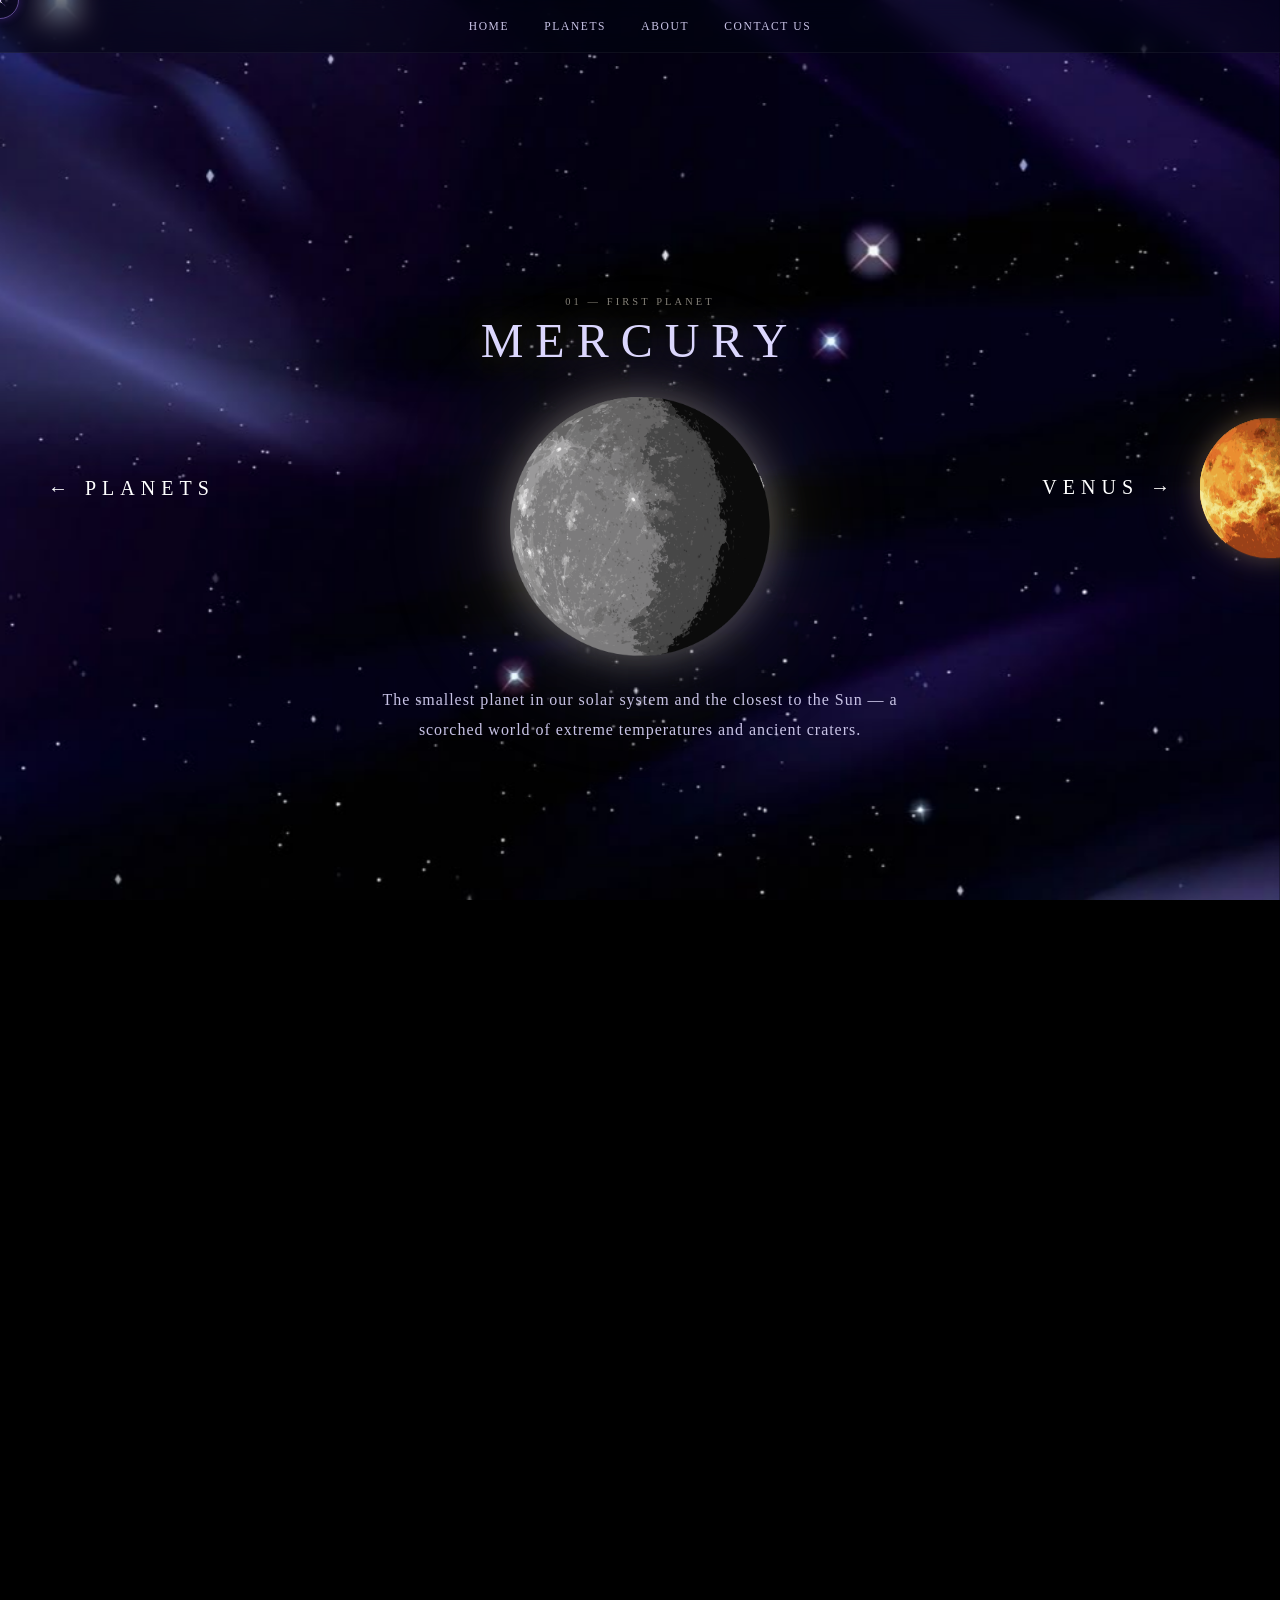
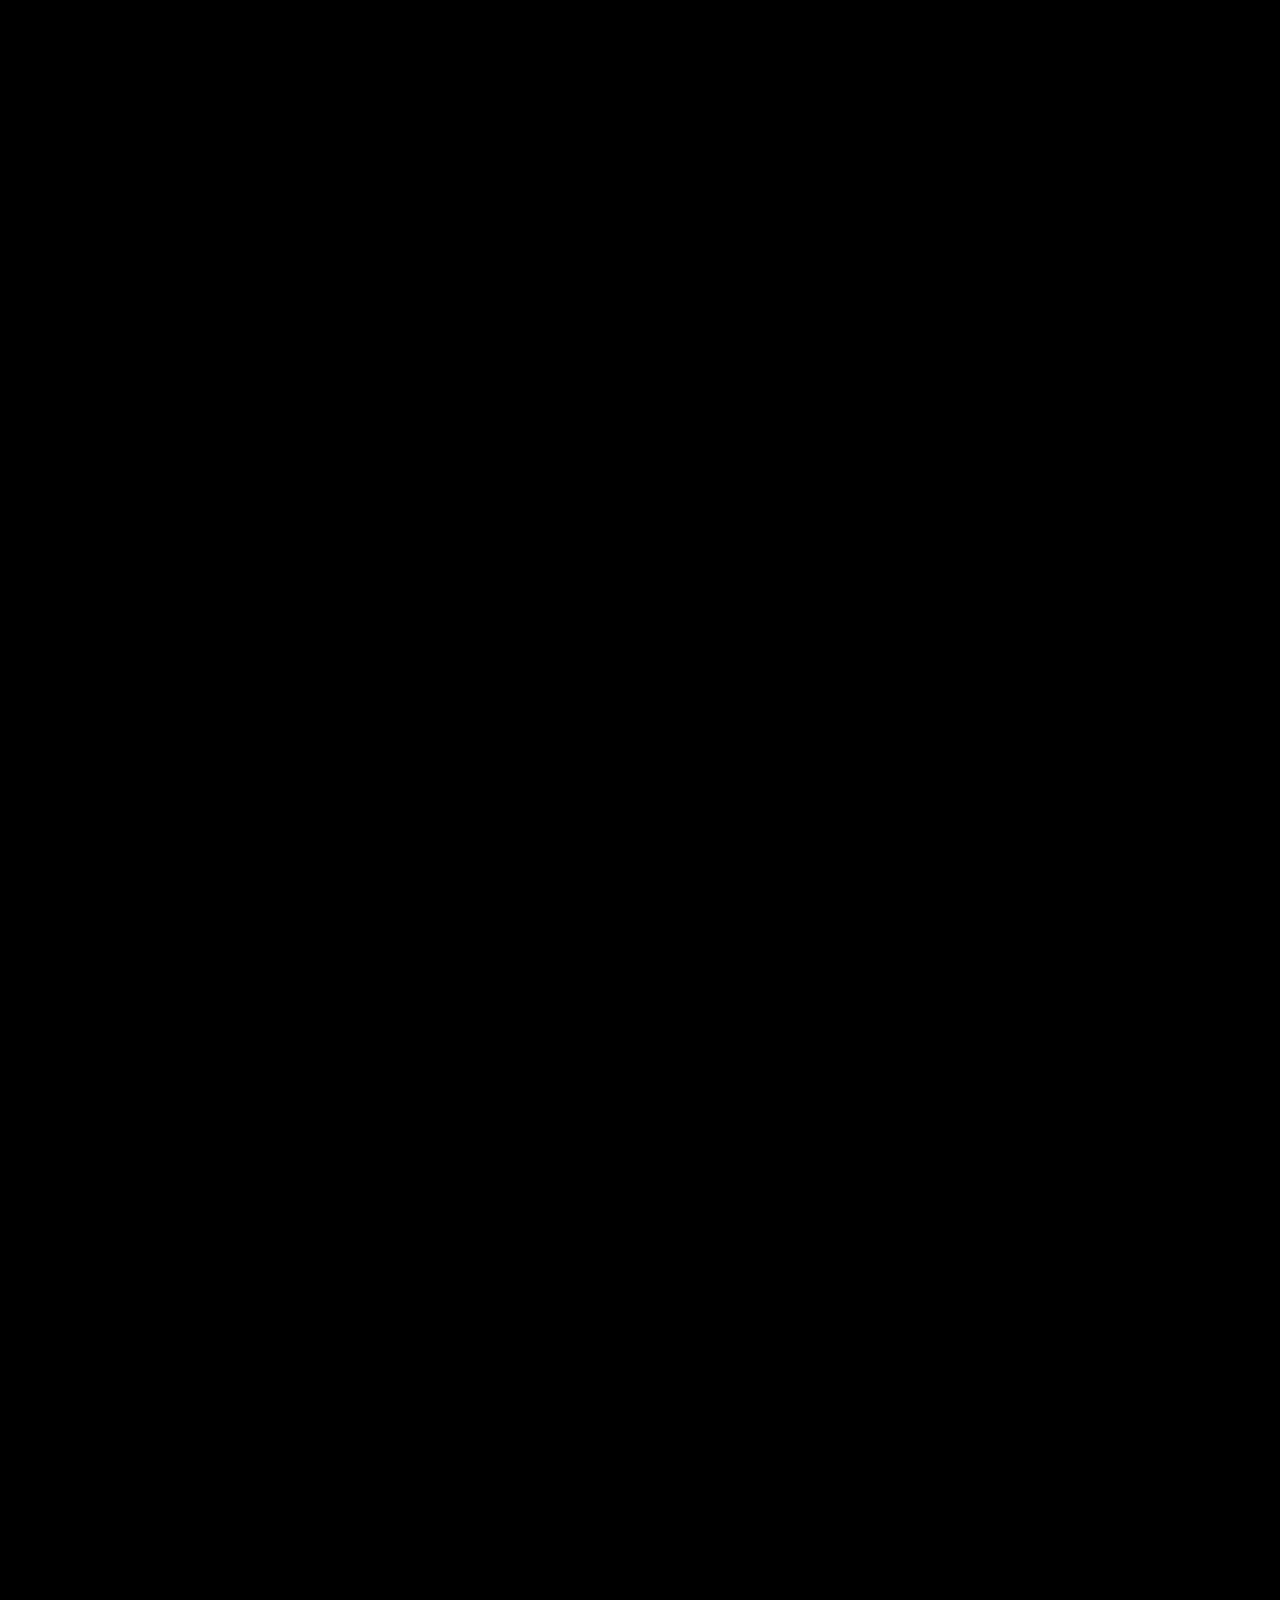
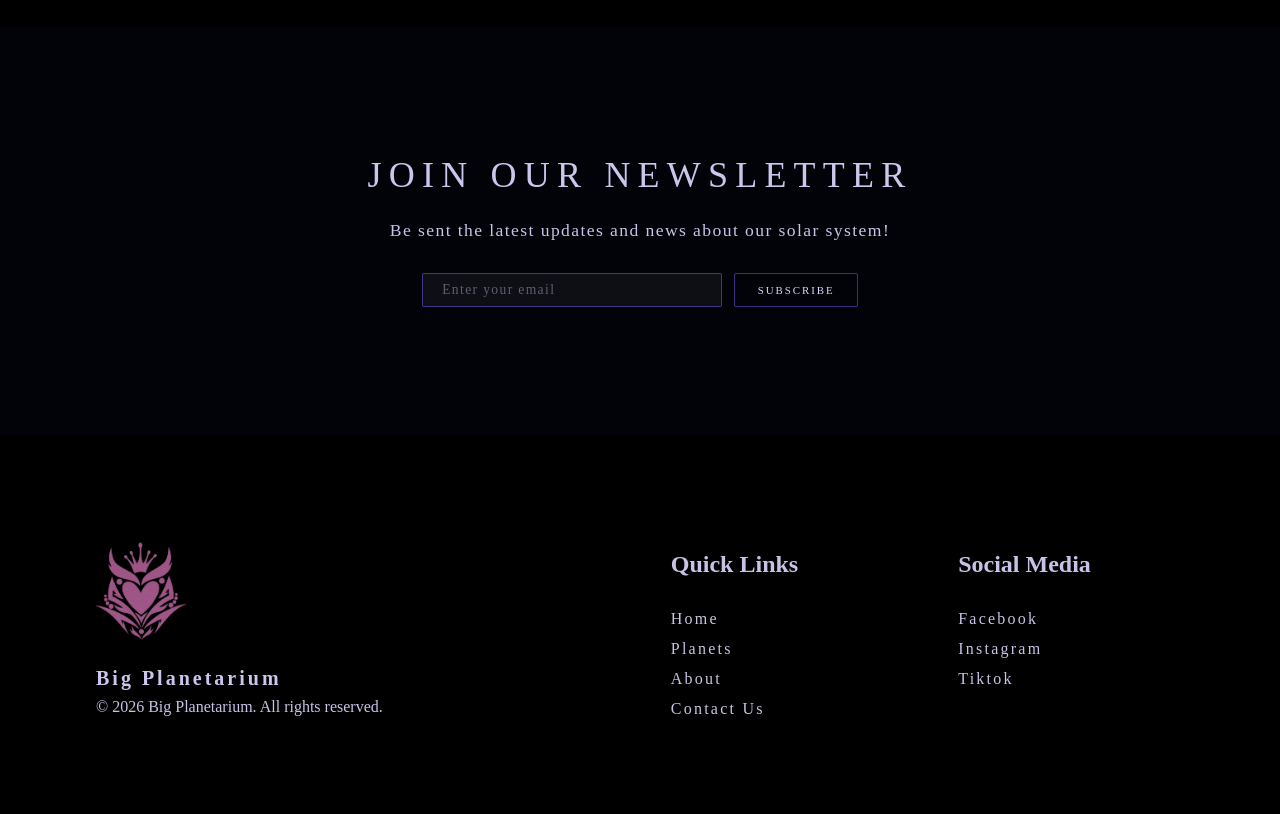
<file: pages/mercury.html>
<!DOCTYPE html>
<html lang="en">
<head>
    <meta charset="UTF-8">
    <meta name="viewport" content="width=device-width, initial-scale=1.0">
    <title>Mercury</title>
    <link rel="stylesheet" href="../stylesheets/mercury.css">
</head>
<body>
    <!-- Full-page Background -->
    <img src="../assets/star_static.png" alt="" class="bg-fixed">

    <div id="pageContent">

    <!-- Custom Cursor -->
    <div class="cursor" id="cursor"></div>
    <div class="trail" id="trail"></div>
    
    <!-- Navigation Bar -->
    <nav class="navbar">
        <ul class="nav-links">
            <li><a href="../index.html">HOME</a></li>
            <li><a href="../pages/planets.html">PLANETS</a></li>
            <li><a href="../index.html">ABOUT</a></li>
            <li><a href="../index.html">CONTACT US</a></li>
        </ul>
    </nav>

    <!-- Header -->
    <header class="planet-slide-header">
        <!-- Left: Back to Planets -->
        <a href="../pages/planets.html" class="slide-prev" id="slidePrev">
            <span class="slide-prev-name">← Planets</span>
        </a>

        <!-- Center: Mercury -->
        <div class="slide-center" id="slideCenter">
            <div class="slide-planet-text">
                <span class="slide-label">01 — First Planet</span>
                <h1 class="slide-title">Mercury</h1>
            </div>
            <img src="../assets/planets_imgs/mercury.svg" alt="Mercury" class="slide-planet-img" id="slidePlanet">
            <p class="slide-desc">
                The smallest planet in our solar system and the closest to the Sun — a scorched world of extreme temperatures and ancient craters.
            </p>
        </div>

        <!-- Right: Venus peeking -->
        <a href="venus.html" class="slide-next" id="slideNext">
            <span class="slide-next-name">Venus →</span>
            <img src="../assets/planets_imgs/venus.svg" alt="Venus" class="slide-next-img">
        </a>
    </header>

    <!-- Black Scroll Section -->
    <main>
        <div class="mercury-scroll-wrapper" id="mercuryScrollWrapper">
            <div class="mercury-scroll-sticky" id="mercuryScrollSticky">

                <!-- Title -->
                <div class="mercury-scroll-title" id="mercuryScrollTitle">
                    <h2 class="mercury-scroll-heading">Facts About Mercury</h2>
                </div>

                <!-- Facts Row -->
                <div class="mercury-scroll-facts-row">

                    <!-- Facts Left -->
                    <div class="mercury-facts-left" id="mercuryFactsLeft">
                        <div class="mercury-fact">
                            <span class="mercury-fact-label">Distance from Sun</span>
                            <span class="mercury-fact-value">57.9M km</span>
                            <p class="mercury-fact-desc">
                                Mercury orbits closer to the Sun than any other planet, completing a full orbit every 88 Earth days.
                            </p>
                        </div>
                        <div class="mercury-fact">
                            <span class="mercury-fact-label">Surface Temperature</span>
                            <span class="mercury-fact-value">−180° to 430°C</span>
                            <p class="mercury-fact-desc">
                                Without an atmosphere to retain heat, temperatures swing more than 600 degrees between night and day.
                            </p>
                        </div>
                        <div class="mercury-fact">
                            <span class="mercury-fact-label">Moons</span>
                            <span class="mercury-fact-value">0</span>
                            <p class="mercury-fact-desc">
                                Mercury has no moons — its weak gravity and proximity to the Sun make capturing satellites nearly impossible.
                            </p>
                        </div>
                    </div>

                    <!-- Planet -->
                    <img src="../assets/planets_imgs/mercury.svg" alt="Mercury" class="mercury-scroll-planet" id="mercuryScrollPlanet">

                    <!-- Facts Right -->
                    <div class="mercury-facts-right" id="mercuryFactsRight">
                        <div class="mercury-fact">
                            <span class="mercury-fact-label">Diameter</span>
                            <span class="mercury-fact-value">4,879 km</span>
                            <p class="mercury-fact-desc">
                                The smallest planet in the solar system — only slightly larger than Earth's Moon.
                            </p>
                        </div>
                        <div class="mercury-fact">
                            <span class="mercury-fact-label">Day Length</span>
                            <span class="mercury-fact-value">59 Earth Days</span>
                            <p class="mercury-fact-desc">
                                A single day on Mercury lasts longer than its entire year, rotating extremely slowly on its axis.
                            </p>
                        </div>
                        <div class="mercury-fact">
                            <span class="mercury-fact-label">Gravity</span>
                            <span class="mercury-fact-value">3.7 m/s²</span>
                            <p class="mercury-fact-desc">
                                Mercury's gravity is just 38% of Earth's — you would weigh less than half as much standing on its surface.
                            </p>
                        </div>
                    </div>

                </div><!-- end facts row -->
            </div><!-- end sticky -->
        </div><!-- end wrapper -->
    </main>

    <!-- Newsletter Section -->
    <section class="newsletter">
        <!-- Looping Background-->
        <video autoplay muted loop class="newsletter-bg-fixed">
            <source src="../assets/starry_soup.mp4" type="video/mp4">
        </video>

        <!-- Newsletter Content -->
        <h2>Join Our Newsletter</h2>
        <p>Be sent the latest updates and news about our solar system!</p>
        <form>
            <input type="email" placeholder="Enter your email" required>
            <button type="submit">Subscribe</button>
        </form>
    </section>

    <!-- Footer -->
    <footer>
        <section class="footer-content">
            <div class="footer-brand">
                <img src="../assets/logo.png" alt="Big Planetarium Logo" class="footer-logo">
                <div class="footer-text">
                    <h1>Big Planetarium</h1>
                    <p>&copy; 2026 Big Planetarium. All rights reserved.</p>
                </div>
            </div>
            <div class="footer-group"> 
                <div class="footer-links">
                    <h1>Quick Links</h1>
                    <a href="../index.html">Home</a>
                    <a href="../pages/planets.html">Planets</a>
                    <a href="../pages/about.html">About</a>
                    <a href="../pages/contact.html">Contact Us</a>
                </div>
                <div class="footer-links">
                    <h1>Social Media</h1>
                    <a href="../index.html">Facebook</a>
                    <a href="../index.html">Instagram</a>
                    <a href="../index.html">Tiktok</a>
                </div>
            </div>
        </section>
    </footer>

    <script src="../scripts/mercury.js"></script>
    </div>
</body>
</html>
</file>
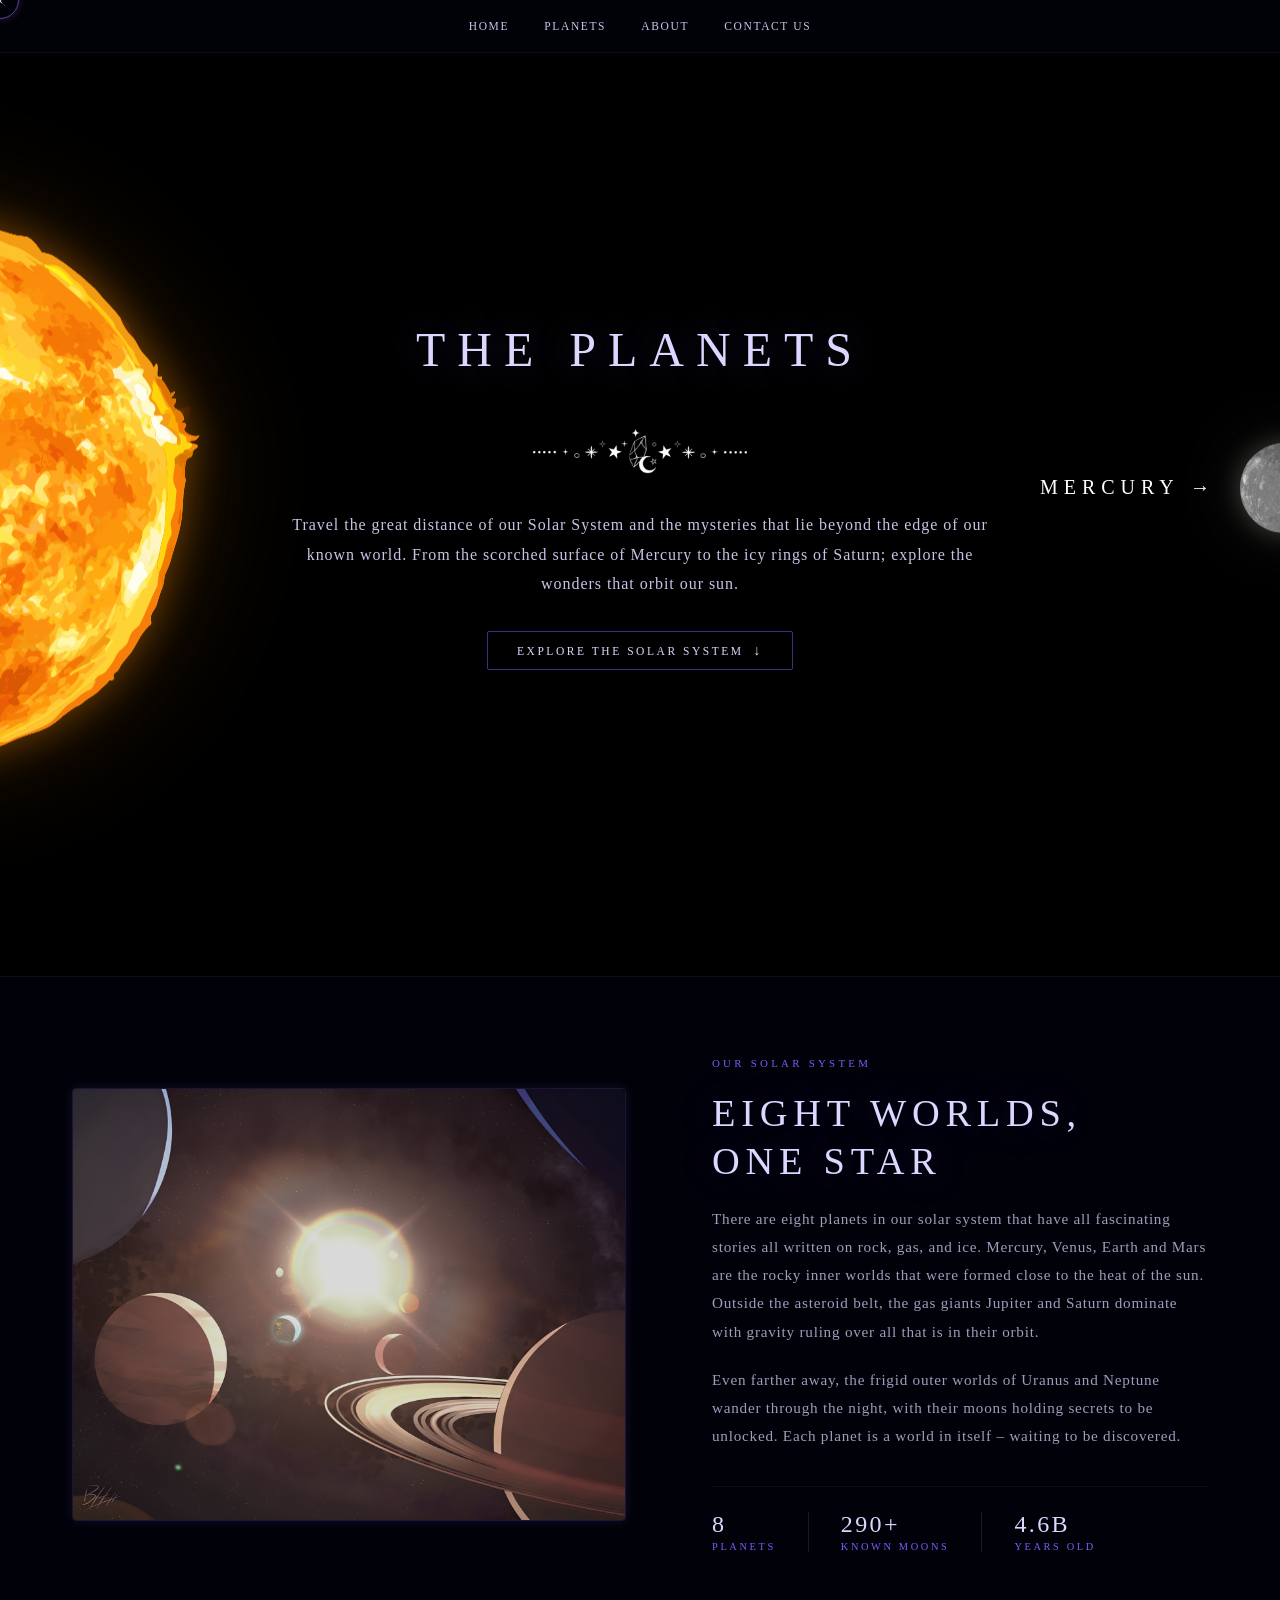
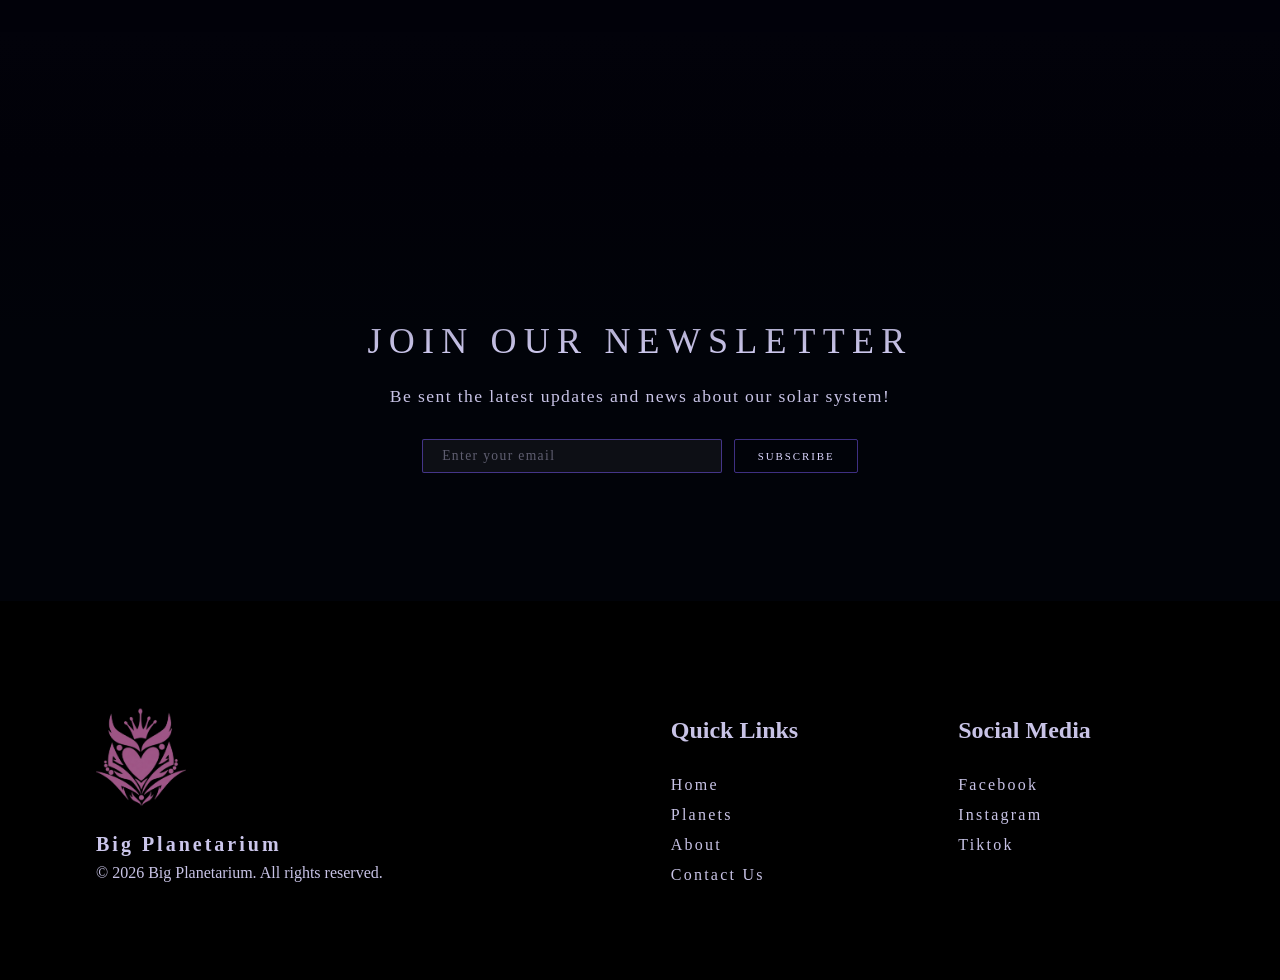
<file: pages/planets.html>
<!DOCTYPE html>
<html lang="en">
<head>
    <meta charset="UTF-8">
    <meta name="viewport" content="width=device-width, initial-scale=1.0">
    <title>Planets</title>
    <link rel="stylesheet" href="../stylesheets/planets.css">
</head>
<body>
    <!-- Full-page Video Background -->
    <video autoplay muted loop class="video-bg-fixed">
        <source src="../assets/planets.mp4" type="video/mp4">
    </video>

    <div id="pageContent">
        
    <!-- Custom Cursor -->
    <div class="cursor" id="cursor"></div>
    <div class="trail" id="trail"></div>
    
    <!-- Navigation Bar -->
    <nav class="navbar">
        <ul class="nav-links">
            <li><a href="../index.html">HOME</a></li>
            <li><a href="../pages/planets.html">PLANETS</a></li>
            <li><a href="../index.html">ABOUT</a></li>
            <li><a href="../index.html">CONTACT US</a></li>
        </ul>
    </nav>

    <!-- Header -->
    <header class="planets-header">
        <!-- Sun -->
        <img src="../assets/planets_imgs/sun.svg" alt="Sun" class="sun-image">

        <div class="planets-content">
            <!-- Title and Description-->
            <h1 class="planets-title">The Planets</h1>
            <img src="../assets/border.png" alt="Border Image" class="planets-border">
            <p class="planets-description">
                Travel the great distance of our Solar System and the mysteries that lie beyond the edge of our known world.
                From the scorched surface of Mercury to the icy rings of Saturn; explore the wonders that orbit our sun.
            </p>
            <a href="#planet-overview" class="explore-btn" id="explore-btn">
                <span class="explore-btn-text">Explore the Solar System</span>
                <span class="explore-btn-arrow">↓</span>
            </a>
        </div>

        <!-- Mercury -->
        <a class="mercury-link" id="mercuryLink" href="mercury.html">
            <span class="mercury-link-name" id="mercuryName">Mercury →</span>
            <img src="../assets/planets_imgs/mercury.svg" alt="Mercury" class="mercury-image" id="mercuryImg">
        </a>
    </header>

    <!-- Main Content -->
    <main>
        <!-- Planet Decription -->
        <section class="planet-overview" id="planet-overview">
            <div class="planet-overview-image-wrap">
                <img src="../assets/solar_system.png" alt="Solar System Landscape" class="planet-overview-image">
                <div class="planet-overview-image-overlay"></div>
            </div>
            <div class="planet-overview-content">
                <span class="planet-overview-label">Our Solar System</span>
                <h2 class="planet-overview-title">Eight Worlds,<br>One Star</h2>
                <p class="planet-overview-text">
                    There are eight planets in our solar system that have all fascinating stories all written on rock, gas, and ice.
                    Mercury, Venus, Earth and Mars are the rocky inner worlds that were formed close to the heat of the sun.
                    Outside the asteroid belt, the gas giants Jupiter and Saturn dominate with gravity ruling over all that is in their orbit.
                </p>
                <p class="planet-overview-text">
                    Even farther away, the frigid outer worlds of Uranus and Neptune wander through the night, with their moons holding secrets to be unlocked.
                    Each planet is a world in itself – waiting to be discovered.
                </p>
                <div class="planet-overview-stats">
                    <div class="stat">
                        <span class="stat-number">8</span>
                        <span class="stat-label">Planets</span>
                    </div>
                    <div class="stat-divider"></div>
                    <div class="stat">
                        <span class="stat-number">290+</span>
                        <span class="stat-label">Known Moons</span>
                    </div>
                    <div class="stat-divider"></div>
                    <div class="stat">
                        <span class="stat-number">4.6B</span>
                        <span class="stat-label">Years Old</span>
                    </div>
                </div>
            </div>
        </section>


        <section class="newsletter">
            <!-- Looping Background-->
            <video autoplay muted loop class="newsletter-bg-fixed">
                <source src="../assets/shooting_stars.mp4" type="video/mp4">
            </video>

            <!-- Newsletter Content -->
            <h2>Join Our Newsletter</h2>
            <p>Be sent the latest updates and news about our solar system!</p>
            <form>
                <input type="email" placeholder="Enter your email" required>
                <button type="submit">Subscribe</button>
            </form>
        </section>
    </main>

    <!-- Footer -->
    <footer>
        <section class="footer-content">
            <div class="footer-brand">
                <img src="../assets/logo.png" alt="Big Planetarium Logo" class="footer-logo">
                <div class="footer-text">
                    <h1>Big Planetarium</h1>
                    <p>&copy; 2026 Big Planetarium. All rights reserved.</p>
                </div>
            </div>
            <div class="footer-group"> 
                <div class="footer-links">
                    <h1>Quick Links</h1>
                    <a href="../index.html">Home</a>
                    <a href="../pages/planets.html">Planets</a>
                    <a href="../index.html">About</a>
                    <a href="../index.html">Contact Us</a>
                </div>
                <div class="footer-links">
                    <h1>Social Media</h1>
                    <a href="../index.html">Facebook</a>
                    <a href="../index.html">Instagram</a>
                    <a href="../index.html">Tiktok</a>
                </div>
            </div>
        </section>
    </footer>

    <script src="../scripts/planets.js"></script>
    </div>
</body>
</html>
</file>
<file: stylesheets/mercury.css>
* {
  cursor: none !important;
}

body {
  font-family: Georgia, serif;
  background: black;
  color: #c8c3e6;
  overflow-x: hidden;
  margin: 0;
  padding: 0;
}

/* Custom Cursor */

.cursor, .trail {
  position: fixed;
  border-radius: 50%;
  pointer-events: none;
  transform: translate(-50%, -50%);
  z-index: 9999;
}

.cursor {
  width: 20px;
  height: 20px;
  background-image: url("../assets/star_cursor.png");
  background-size: contain;
  background-repeat: no-repeat;
  background-position: center;
}

.trail {
  width: 36px;
  height: 36px;
  border: 1.5px solid #b48cff80;
  box-shadow: 0 0 8px #8c50ff4d;
}

/* Full-page Fixed Background */

.bg-fixed {
  position: fixed;
  inset: 0;
  width: 100%;
  height: 100%;
  object-fit: cover;
  z-index: -1;
}

/* Navigation Bar */

.navbar {
  position: fixed;
  top: 0;
  left: 0;
  right: 0;
  z-index: 100; /* sits above sticky black div, below planet (9999) */
  display: flex;
  align-items: center;
  justify-content: center;
  height: 52px;
  padding: 0 2rem;
  background: #02051073;
  backdrop-filter: blur(10px);
  border-bottom: 1px solid #ffffff0d;
}

.nav-links {
  display: flex;
  list-style: none;
  margin: 0;
  padding: 0;
}

.nav-links a {
  display: block;
  padding: 0.35rem 1.1rem;
  font-size: 0.72rem;
  letter-spacing: 0.14em;
  color: #c8c3e6;
  text-decoration: none;
  border-radius: 4px;
  transition: color 0.2s, background 0.2s;
}

.nav-links a:hover {
  color: #fff;
  background: #ffffff1a;
}

/* Mercury Header */

.planet-slide-header {
  position: relative;
  display: flex;
  align-items: center;
  justify-content: center;
  min-height: 80vh;
  padding: 10rem 4rem 6rem;
  text-align: center;
  overflow: hidden;
}

/* Center content */

.slide-center {
  position: relative;
  z-index: 2;
  display: flex;
  flex-direction: column;
  align-items: center;
  gap: 1.8rem;
}

/* Name block — above planet */

.slide-planet-text {
  display: flex;
  flex-direction: column;
  align-items: center;
  gap: 0.4rem;
}

.slide-label {
  font-size: 0.65rem;
  letter-spacing: 0.3em;
  text-transform: uppercase;
  color: #c8c2b6aa;
}

.slide-title {
  font-size: clamp(2rem, 6vw, 3rem);
  font-weight: 300;
  letter-spacing: 0.25em;
  text-transform: uppercase;
  color: #dcd7ff;
  margin: 0;
  text-shadow: 0 0 40px #c8c2b655;
}

/* Mercury planet image */

.slide-planet-img {
  width: 260px;
  height: auto;
  filter: drop-shadow(0 0 20px #c8c2b666) drop-shadow(0 0 60px #c8c2b633);
  animation: mercury-entrance 1.1s cubic-bezier(0.34, 1.56, 0.64, 1) forwards;
  pointer-events: none;
  will-change: transform, filter;
}

@keyframes mercury-entrance {
  0%   { transform: scale(0.6);  opacity: 0; }
  60%  { transform: scale(1.35); opacity: 1; }
  100% { transform: scale(1);    opacity: 1; }
}

.slide-planet-img.enlarged {
  width: 420px;
}

@keyframes mercury-center-float {
  0%, 100% { transform: translateY(0); }
  50%       { transform: translateY(-14px); }
}

@keyframes mercury-center-glow {
  0%, 100% { filter: drop-shadow(0 0 20px #c8c2b666) drop-shadow(0 0 40px #c8c2b633); }
  50%       { filter: drop-shadow(0 0 40px #c8c2b699) drop-shadow(0 0 60px #c8c2b64d); }
}

/* Description */

.slide-desc {
  font-size: 1rem;
  line-height: 1.85;
  letter-spacing: 0.06em;
  color: #c8c3e6;
  margin: 0;
  max-width: 520px;
}

/* Prev — absolute inside header, matching mercury-link positioning on planets.html */

.slide-prev {
  position: absolute;
  left: 3rem;
  top: 50%;
  transform: translateY(-50%);
  display: flex;
  align-items: center;
  text-decoration: none;
  z-index: 2;
}

.slide-prev-name {
  font-size: 1.25rem;
  font-weight: 300;
  letter-spacing: 0.3em;
  text-transform: uppercase;
  color: white;
  position: relative;
  transition: color 0.4s ease, letter-spacing 0.4s ease;
}

.slide-prev-name::after {
  content: "";
  position: absolute;
  bottom: -4px;
  left: 0;
  width: 0;
  height: 1px;
  background: linear-gradient(90deg, #c8c3e6, transparent);
  transition: width 0.4s ease;
}

.slide-prev:hover .slide-prev-name { color: #fff; letter-spacing: 0.4em; }
.slide-prev:hover .slide-prev-name::after { width: 100%; }

/* Next — Venus, absolute inside header, matching mercury-link positioning on planets.html */

.slide-next {
  position: absolute;
  right: -60px;
  top: 50%;
  transform: translateY(-50%);
  display: flex;
  flex-direction: row;
  align-items: center;
  gap: 1.5rem;
  text-decoration: none;
  z-index: 2;
  cursor: none;
}

.slide-next-name {
  font-size: 1.25rem;
  font-weight: 300;
  letter-spacing: 0.3em;
  text-transform: uppercase;
  color: white;
  position: relative;
  white-space: nowrap;
  text-align: right;
  transition: color 0.4s ease, letter-spacing 0.4s ease;
}

.slide-next-name::after {
  content: "";
  position: absolute;
  bottom: -4px;
  right: 0;
  width: 0;
  height: 1px;
  background: linear-gradient(270deg, #f0c878, transparent);
  transition: width 0.4s ease;
}

.slide-next:hover .slide-next-name { color: #fff; letter-spacing: 0.4em; }
.slide-next:hover .slide-next-name::after { width: 100%; }

.slide-next-img {
  width: 140px;
  height: auto;
  flex-shrink: 0;
  filter: drop-shadow(0 0 12px #f0c87844) drop-shadow(0 0 30px #f0c87822);
  animation: venus-float 9s ease-in-out infinite, venus-glow 5s ease-in-out infinite;
  pointer-events: none;
  will-change: transform, filter;
  transition: filter 0.4s ease;
}

.slide-next:hover .slide-next-img {
  filter: drop-shadow(0 0 24px #f0c87888) drop-shadow(0 0 50px #f0c87844);
}

@keyframes venus-float {
  0%, 100% { transform: translateX(0) translateY(0); }
  50%       { transform: translateX(6px) translateY(-10px); }
}

@keyframes venus-glow {
  0%, 100% { filter: drop-shadow(0 0 20px #f0c87866) drop-shadow(0 0 40px #f0c87833); }
  50%       { filter: drop-shadow(0 0 40px #f0c87899) drop-shadow(0 0 60px #f0c8784d); }
}

/* Black Scroll Section */

.mercury-scroll-wrapper {
  position: relative;
  height: 250vh;
}

.mercury-scroll-sticky {
  position: sticky;
  top: 0;
  height: 100vh;
  background: #000;
  display: flex;
  flex-direction: column;
  align-items: center;
  justify-content: center;
  gap: 3rem;
  padding: 0 5rem;
  overflow: hidden;
}

.mercury-scroll-title {
  display: flex;
  flex-direction: column;
  align-items: center;
  gap: 0.5rem;
  opacity: 0;
  transform: translateY(-16px);
  transition: opacity 0.7s ease 0.1s, transform 0.7s cubic-bezier(0.34, 1.2, 0.64, 1) 0.1s;
}

.mercury-scroll-title.visible {
  opacity: 1;
  transform: translateY(0);
}

.mercury-scroll-heading {
  font-size: clamp(1.5rem, 3vw, 2.25rem);
  font-weight: 300;
  letter-spacing: 0.2em;
  text-transform: uppercase;
  color: #dcd7ffeb;
  margin: 0;
  text-shadow: 0 0 40px #c8c2b633;
}

.mercury-scroll-facts-row {
  display: grid;
  grid-template-columns: 1fr auto 1fr;
  align-items: center;
  gap: 4rem;
  width: 100%;
}

.mercury-scroll-planet {
  width: 340px;
  height: auto;
  opacity: 0;
  transform: scale(0.6);
  filter: drop-shadow(0 0 40px #c8c2b666) drop-shadow(0 0 80px #c8c2b633);
  transition: opacity 0.7s ease, transform 0.7s cubic-bezier(0.34, 1.56, 0.64, 1);
  pointer-events: none;
  animation: mercury-center-glow 4s ease-in-out infinite;
}

.mercury-scroll-planet.visible {
  opacity: 1;
  transform: scale(1);
}

.mercury-facts-left {
  display: flex;
  flex-direction: column;
  gap: 2.5rem;
  align-items: flex-end;
  text-align: right;
  opacity: 0;
  transform: translateX(-30px);
  transition: opacity 0.8s ease 0.3s, transform 0.8s cubic-bezier(0.34, 1.2, 0.64, 1) 0.3s;
}

.mercury-facts-right {
  display: flex;
  flex-direction: column;
  gap: 2.5rem;
  align-items: flex-start;
  text-align: left;
  opacity: 0;
  transform: translateX(30px);
  transition: opacity 0.8s ease 0.3s, transform 0.8s cubic-bezier(0.34, 1.2, 0.64, 1) 0.3s;
}

.mercury-facts-left.visible,
.mercury-facts-right.visible {
  opacity: 1;
  transform: translateX(0);
}

.mercury-fact {
  display: flex;
  flex-direction: column;
  gap: 0.3rem;
  max-width: 260px;
}

.mercury-fact-label {
  font-size: 0.62rem;
  letter-spacing: 0.3em;
  text-transform: uppercase;
  color: #7c5cfc;
}

.mercury-fact-value {
  font-size: 1.35rem;
  font-weight: 300;
  letter-spacing: 0.12em;
  color: #dcd7ff;
}

.mercury-fact-desc {
  font-size: 0.82rem;
  line-height: 1.75;
  letter-spacing: 0.05em;
  color: #c8c3e6aa;
  margin: 0;
}

/* Newsletter Section */

.newsletter {
  position: relative;
  overflow: hidden;
  padding: 8rem 4rem;
  display: flex;
  flex-direction: column;
  align-items: center;
  justify-content: center;
  text-align: center;
  gap: 1.5rem;
}

.newsletter-bg-fixed {
  position: absolute;
  inset: 0;
  width: 100%;
  height: 100%;
  object-fit: cover;
  z-index: 0;
}

.newsletter::before {
  content: "";
  position: absolute;
  inset: 0;
  background: #02051099;
  z-index: 1;
  pointer-events: none;
}


.newsletter h2, .newsletter p, .newsletter form {
  position: relative;
  z-index: 2;
}

.newsletter h2 {
  font-size: clamp(1.5rem, 3vw, 2.25rem);
  font-weight: 300;
  letter-spacing: 0.2em;
  text-transform: uppercase;
  color: #dcd7ffeb;
  margin: 0;
}

.newsletter p {
  font-size: 1.1rem;
  letter-spacing: 0.08em;
  margin: 0;
}

.newsletter form {
  display: flex;
  gap: 0.75rem;
  margin-top: 0.5rem;
}

.newsletter input[type="email"] {
  background: #ffffff0d;
  border: 1px solid #7c5cfc80;
  border-radius: 2px;
  color: #dcd7ff;
  font-family: Georgia, serif;
  font-size: 0.85rem;
  letter-spacing: 0.1em;
  padding: 0.5rem 1.2rem;
  outline: none;
  transition: border-color 0.3s ease;
  width: 260px;
}

.newsletter input[type="email"]::placeholder {
  color: #c8c3e670;
}

.newsletter input[type="email"]:focus {
  border-color: #b48cff;
}

.newsletter button[type="submit"] {
  font-family: Georgia, serif;
  font-size: 0.68rem;
  letter-spacing: 0.18em;
  text-transform: uppercase;
  color: #dcd7ff;
  background: transparent;
  border: 1px solid #7c5cfc80;
  border-radius: 2px;
  padding: 0.5rem 1.4rem;
  cursor: none;
  transition: color 0.3s ease, border-color 0.3s ease, background 0.3s ease;
}

.newsletter button[type="submit"]:hover {
  color: #fff;
  border-color: #b48cff;
  background: #6c3fff22;
}

/* Footer */

footer {
  position: relative;
  z-index: 1;
  background: black;
  padding: 6rem 6rem;
}

.footer-content {
  box-sizing: border-box;
  display: flex;
  align-items: flex-start;
  gap: 18rem;
}

.footer-group {
  display: flex;
  gap: 10rem;
}

.footer-brand {
  display: flex;
  flex-direction: column;
}

.footer-logo {
  width: 90px;
  height: auto;
  margin-bottom: 1rem;
}

.footer-text h1 {
  font-size: 1.25rem;
  font-weight: 500px;
  letter-spacing: 0.15em;
  color: #dcd7ffeb;
  margin: 0 0 0.5rem 0;
}

.footer-text p {
  margin: 0;
}

.footer-links {
  display: flex;
  flex-direction: column;
  gap: 0.75rem;
  list-style: none;
  margin: 0;
  padding: 0;
}

.footer-links h1 {
  font-size: 1.5rem;
}

.footer-links a {
  letter-spacing: 0.14em;
  color: #c8c3e6;
  text-decoration: none;
  transition: color 0.2s;
}

.footer-links a:hover {
  color: #fff;
}

/* Float Animation */

.slide-planet-img.floating {
  animation: mercury-center-float 8s ease-in-out infinite, mercury-center-glow 4s ease-in-out infinite;
}


@keyframes fade-out {
  0%   { opacity: 1; }
  100% { opacity: 0; }
}

body.fade-out {
  animation: fade-out 0.4s ease forwards;
  overflow: hidden;
}
</file>
<file: stylesheets/planets.css>
* {
  cursor: none !important;
}

body {
  font-family: Georgia, serif;
  background: black;
  color: #c8c3e6;
  overflow-x: hidden;
  margin: 0;
  padding: 0;
}

/* Custom Cursor */

.cursor, .trail {
  position: fixed;
  border-radius: 50%;
  pointer-events: none;
  transform: translate(-50%, -50%);
  z-index: 9999;
}

.cursor {
  width: 20px;
  height: 20px;
  background-image: url("../assets/star_cursor.png");
  background-size: contain;
  background-repeat: no-repeat;
  background-position: center;
}

.trail {
  width: 36px;
  height: 36px;
  border: 1.5px solid #b48cff80;
  box-shadow: 0 0 8px #8c50ff4d;
}

/* Full-page Fixed Video Background */

.video-bg-fixed {
  position: fixed;
  inset: 0;
  width: 100%;
  height: 100%;
  object-fit: cover;
  z-index: -1;
}

/* Navigation Bar */

.navbar {
  position: fixed;
  top: 0;
  left: 0;
  right: 0;
  z-index: 100;
  display: flex;
  align-items: center;
  justify-content: center;
  height: 52px;
  padding: 0 2rem;
  background: #02051073;
  backdrop-filter: blur(10px);
  border-bottom: 1px solid #ffffff0d;
}

.nav-links {
  display: flex;
  list-style: none;
  margin: 0;
  padding: 0;
}

.nav-links a {
  display: block;
  padding: 0.35rem 1.1rem;
  font-size: 0.72rem;
  letter-spacing: 0.14em;
  color: #c8c3e6;
  text-decoration: none;
  border-radius: 4px;
  transition: color 0.2s, background 0.2s;
}

.nav-links a:hover {
  color: #fff;
  background: #ffffff1a;
}

/* Planets Header */

.planets-header {
  position: relative;
  display: flex;
  align-items: center;
  justify-content: center;
  min-height: 80vh;
  padding: 10rem 4rem 6rem;
  text-align: center;
  overflow: hidden;
}

.planets-content {
  position: relative;
  z-index: 2;
  max-width: 700px;
  display: flex;
  flex-direction: column;
  align-items: center;
}

.planets-title {
  font-size: clamp(2rem, 6vw, 3rem);
  font-weight: 300;
  letter-spacing: 0.25em;
  text-transform: uppercase;
  color: #dcd7ff;
  margin: -3rem 0 -1rem 0;
  text-shadow: 0 0 40px #7c5cfc55;
}

.planets-border {
  width: 20rem;
  height: auto;
  margin-bottom: -2rem;
}

.planets-description {
  font-size: 1rem;
  line-height: 1.85;
  letter-spacing: 0.06em;
  color: #c8c3e6;
  margin: 0;
}

/* Animated Sun Image */

.sun-image {
  position: absolute;
  left: -400px;
  top: 50%;
  width: 600px;
  height: auto;
  transform: translateY(-50%);
  filter: drop-shadow(0 0 20px #fb8b0b66) drop-shadow(0 0 60px #fb8b0b33);
  animation: sun-float 8s ease-in-out infinite, sun-glow 4s ease-in-out infinite;
  pointer-events: none;
  will-change: transform, filter;
}

@keyframes sun-float {
  0%, 100% {
    transform: translateY(-50%) translateX(0);
    }
  50% {
    transform: translateY(-53%) translateX(20px);
    }
}

@keyframes sun-glow {
  0%, 100% {
    filter: drop-shadow(0 0 20px #fb8b0b66) drop-shadow(0 0 40px #fb8b0b33);
    }
  50% {
    filter: drop-shadow(0 0 40px #fb8b0b99) drop-shadow(0 0 45px #fb8b0b4d);
    }
}

/* Mercury Link */

.mercury-link {
  position: absolute;
  right: -50px;
  top: 50%;
  transform: translateY(-50%);
  display: flex;
  flex-direction: row;
  align-items: center;
  gap: 1.5rem;
  text-decoration: none;
  z-index: 2;
  cursor: none;
}

.mercury-link-name {
  font-size: 1.25rem;
  font-weight: 300;
  letter-spacing: 0.3em;
  text-transform: uppercase;
  color: white;
  position: relative;
  transition: color 0.4s ease, letter-spacing 0.4s ease;
  text-align: right;
}

.mercury-link-name::after {
  content: "";
  position: absolute;
  bottom: -4px;
  right: 0;
  width: 0;
  height: 1px;
  background: linear-gradient(270deg, #c8c2b6, transparent);
  transition: width 0.4s ease;
}

.mercury-link:hover .mercury-link-name {
  color: #fff;
  letter-spacing: 0.4em;
}

.mercury-link:hover .mercury-link-name::after {
  width: 100%;
}

.mercury-link-desc {
  display: none;
}

/* Animated Mercury Image */

.mercury-image {
  position: relative;
  width: 90px;
  height: auto;
  filter: drop-shadow(0 0 12px #c8c2b644) drop-shadow(0 0 30px #c8c2b622);
  animation: mercury-float 9s ease-in-out infinite, mercury-glow 5s ease-in-out infinite;
  pointer-events: none;
  will-change: transform, filter;
  transition: filter 0.4s ease;
  flex-shrink: 0;
}

.mercury-link:hover .mercury-image {
  filter: drop-shadow(0 0 24px #c8c2b688) drop-shadow(0 0 50px #c8c2b644);
}

@keyframes mercury-float {
  0%, 100% { transform: translateX(0) translateY(0); }
  50%       { transform: translateX(6px) translateY(-8px); }
}

@keyframes mercury-glow {
  0%, 100% { filter: drop-shadow(0 0 12px #c8c2b644) drop-shadow(0 0 30px #c8c2b622); }
  50%       { filter: drop-shadow(0 0 22px #c8c2b677) drop-shadow(0 0 45px #c8c2b633); }
}

/* Explore Button */

.explore-btn {
  display: inline-flex;
  align-items: center;
  gap: 0.6rem;
  margin-top: 2rem;
  padding: 0.65rem 1.8rem;
  font-family: Georgia, serif;
  font-size: 0.72rem;
  letter-spacing: 0.22em;
  text-transform: uppercase;
  text-decoration: none;
  color: #dcd7ff;
  border: 1px solid #7c5cfc80;
  border-radius: 2px;
  background: transparent;
  position: relative;
  overflow: hidden;
  transition: color 0.35s ease, border-color 0.35s ease;
}

.explore-btn::before {
  content: "";
  position: absolute;
  inset: 0;
  background: linear-gradient(135deg, #7c5cfc22, #b48cff11);
  opacity: 0;
  transition: opacity 0.35s ease;
}

.explore-btn:hover {
  color: #fff;
  border-color: #b48cff;
}

.explore-btn:hover::before {
  opacity: 1;
}

.explore-btn-arrow {
  font-size: 0.9rem;
  transition: transform 0.35s ease;
  display: inline-block;
}

.explore-btn:hover .explore-btn-arrow {
  transform: translateY(3px);
}

@keyframes btn-flash {
  0%   { background: transparent; border-color: #7c5cfc80; }
  30%  { background: #7c5cfc33; border-color: #b48cff; box-shadow: 0 0 20px #7c5cfc55; }
  100% { background: transparent; border-color: #7c5cfc80; box-shadow: none; }
}

.explore-btn.btn-flash {
  animation: btn-flash 0.6s ease forwards;
}

/* Planet Overview Section */

.planet-overview {
  display: grid;
  grid-template-columns: 1fr 1fr;
  min-height: 70vh;
  border-top: 1px solid #ffffff0d;
  align-items: stretch;
  background: #02020aee;
}

.planet-overview-image-wrap {
  position: relative;
  padding: 4rem 1rem 4rem 4.5rem;
  display: flex;
  align-items: center;
  justify-content: flex-start;
}

.planet-overview-image {
  width: 100%;
  max-width: 580px;
  height: auto;
  object-fit: contain;
  display: block;
  border: 1px solid #7c5cfc40;
  border-radius: 4px;
  box-shadow: 0 0 12px #7c5cfc30;
  mix-blend-mode: lighten;
  filter: saturate(0.7) brightness(0.85);
  transition: filter 0.6s ease, transform 0.6s ease;
}

.planet-overview-image-wrap:hover .planet-overview-image {
  border-color: #b48cff;
  box-shadow: 0 0 24px #7c5cfc80, 0 0 48px #7c5cfc30;
  filter: saturate(0.9) brightness(0.95);
  transform: scale(1.02);
}

.planet-overview-image-overlay {
  display: none;
  position: absolute;
  inset: 0;
  background: linear-gradient(to right, transparent 60%, #000000cc 100%);
  pointer-events: none;
}

.planet-overview-content {
  padding: 5rem 4.5rem;
  display: flex;
  flex-direction: column;
  justify-content: center;
  gap: 1.25rem;
  background: #02020aee;
}

.planet-overview-label {
  font-size: 0.68rem;
  letter-spacing: 0.3em;
  text-transform: uppercase;
  color: #7c5cfc;
}

.planet-overview-title {
  font-size: clamp(1.8rem, 3vw, 2.6rem);
  font-weight: 300;
  letter-spacing: 0.15em;
  text-transform: uppercase;
  color: #dcd7ff;
  margin: 0;
  line-height: 1.25;
  text-shadow: 0 0 40px #7c5cfc44;
}

.planet-overview-border {
  width: 14rem;
  height: auto;
  margin: -0.5rem 0;
  opacity: 0.85;
}

.planet-overview-text {
  font-size: 0.95rem;
  line-height: 1.85;
  letter-spacing: 0.05em;
  color: #c8c3e6cc;
  margin: 0;
}

.planet-overview-stats {
  display: flex;
  align-items: center;
  gap: 2rem;
  margin-top: 1rem;
  padding-top: 1.5rem;
  border-top: 1px solid #ffffff0d;
}

.stat {
  display: flex;
  flex-direction: column;
  gap: 0.2rem;
}

.stat-number {
  font-size: 1.5rem;
  font-weight: 300;
  letter-spacing: 0.1em;
  color: #dcd7ff;
}

.stat-label {
  font-size: 0.65rem;
  letter-spacing: 0.25em;
  text-transform: uppercase;
  color: #7c5cfc;
}

.stat-divider {
  width: 1px;
  height: 2.5rem;
  background: #ffffff1a;
}



/* Newsletter Section */

.newsletter {
  position: relative;
  overflow: hidden;
  padding: 18rem 4rem 8rem;
  display: flex;
  flex-direction: column;
  align-items: center;
  justify-content: center;
  text-align: center;
  gap: 1.5rem;
}

.newsletter-bg-fixed {
  position: absolute;
  inset: 0;
  width: 100%;
  height: 100%;
  object-fit: cover;
  z-index: 0;
}

.newsletter::before {
  content: "";
  position: absolute;
  inset: 0;
  background: #02051099;
  z-index: 1;
  pointer-events: none;
}

.newsletter::after {
  content: "";
  position: absolute;
  top: 0;
  left: 0;
  right: 0;
  height: 320px;
  background: linear-gradient(to bottom, #02020a, #010108 40%, transparent);
  pointer-events: none;
  z-index: 2;
}

.newsletter h2, .newsletter p, .newsletter form {
  position: relative;
  z-index: 2;
}

.newsletter h2 {
  font-size: clamp(1.5rem, 3vw, 2.25rem);
  font-weight: 300;
  letter-spacing: 0.2em;
  text-transform: uppercase;
  color: #dcd7ffeb;
  margin: 0;
}

.newsletter p {
  font-size: 1.1rem;
  letter-spacing: 0.08em;
  margin: 0;
}

.newsletter form {
  display: flex;
  gap: 0.75rem;
  margin-top: 0.5rem;
}

.newsletter input[type="email"] {
  background: #ffffff0d;
  border: 1px solid #7c5cfc80;
  border-radius: 2px;
  color: #dcd7ff;
  font-family: Georgia, serif;
  font-size: 0.85rem;
  letter-spacing: 0.1em;
  padding: 0.5rem 1.2rem;
  outline: none;
  transition: border-color 0.3s ease;
  width: 260px;
}

.newsletter input[type="email"]::placeholder {
  color: #c8c3e670;
}

.newsletter input[type="email"]:focus {
  border-color: #b48cff;
}

.newsletter button[type="submit"] {
  font-family: Georgia, serif;
  font-size: 0.68rem;
  letter-spacing: 0.18em;
  text-transform: uppercase;
  color: #dcd7ff;
  background: transparent;
  border: 1px solid #7c5cfc80;
  border-radius: 2px;
  padding: 0.5rem 1.4rem;
  cursor: none;
  transition: color 0.3s ease, border-color 0.3s ease, background 0.3s ease;
}

.newsletter button[type="submit"]:hover {
  color: #fff;
  border-color: #b48cff;
  background: #6c3fff22;
}

/* Footer */

footer {
  position: relative;
  z-index: 1;
  background: black;
  padding: 6rem 6rem;
}

.footer-content {
  box-sizing: border-box;
  display: flex;
  align-items: flex-start;
  gap: 18rem;
}

.footer-group {
  display: flex;
  gap: 10rem;
}

.footer-brand {
  display: flex;
  flex-direction: column;
}

.footer-logo {
  width: 90px;
  height: auto;
  margin-bottom: 1rem;
}

.footer-text h1 {
  font-size: 1.25rem;
  font-weight: 500px;
  letter-spacing: 0.15em;
  color: #dcd7ffeb;
  margin: 0 0 0.5rem 0;
}

.footer-text p {
  margin: 0;
}

.footer-links {
  display: flex;
  flex-direction: column;
  gap: 0.75rem;
  list-style: none;
  margin: 0;
  padding: 0;
}

.footer-links h1 {
    font-size: 1.5rem;
}

.footer-links a {
  letter-spacing: 0.14em;
  color: #c8c3e6;
  text-decoration: none;
  transition: color 0.2s;
}

.footer-links a:hover {
  color: #fff;
}

/* Page Transition */

@keyframes fade-out {
  0%   { opacity: 1; }
  100% { opacity: 0; }
}

body.fade-out {
  animation: fade-out 0.4s ease forwards;
  overflow: hidden;
}
</file>
